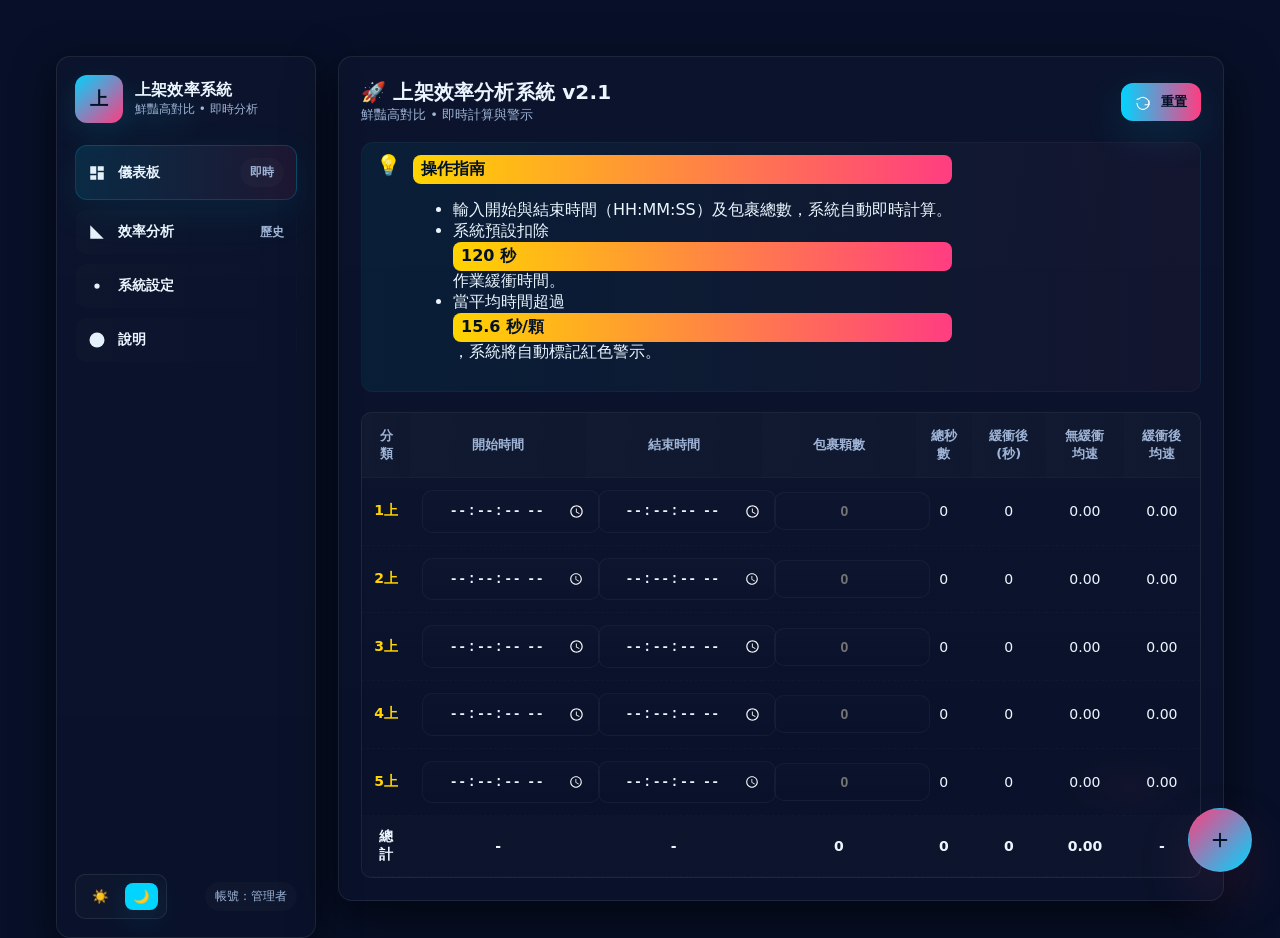
<file: spxtw123.html>
<!DOCTYPE html>
<html lang="zh-TW">
<head>
  <meta charset="utf-8" />
  <meta name="viewport" content="width=device-width,initial-scale=1" />
  <title>鮮豔高對比 上架效率分析系統</title>
  <style>
    /* =========================
       鮮豔高對比主題變數
       ========================= */
    :root{
      --bg:#071028;
      --panel:#071833;
      --card:#071a2a;
      --muted:#9fb4d6;
      --accent-1:#00d4ff; /* 青藍 */
      --accent-2:#ff3d81; /* 桃紅 */
      --accent-3:#ffd400; /* 黃 */
      --accent-grad: linear-gradient(135deg,var(--accent-1),var(--accent-2));
      --glass: rgba(255,255,255,0.04);
      --glass-2: rgba(255,255,255,0.02);
      --border: rgba(255,255,255,0.08);
      --danger:#ff4d4f;
      --success:#2ee6a7;
      --radius:14px;
      --max-width:1200px;
      --text:#eaf6ff;
      --mono: "Inter", "Segoe UI", Roboto, "Noto Sans TC", system-ui, -apple-system, "Helvetica Neue", Arial;
    }

    html,body{
      height:100%;
      margin:0;
      font-family:var(--mono);
      background:
        radial-gradient(800px 400px at 10% 10%, rgba(0,212,255,0.06), transparent 8%),
        radial-gradient(700px 350px at 90% 90%, rgba(255,61,129,0.04), transparent 10%),
        var(--bg);
      color:var(--text);
      -webkit-font-smoothing:antialiased;
      -moz-osx-font-smoothing:grayscale;
      padding:28px;
      box-sizing:border-box;
    }

    /* =========================
       佈局
       ========================= */
    .app {
      max-width:var(--max-width);
      margin:0 auto;
      display:grid;
      grid-template-columns:260px 1fr;
      gap:22px;
      align-items:start;
    }

    /* 側邊欄 */
    .sidebar{
      background: linear-gradient(180deg, rgba(255,255,255,0.02), rgba(255,255,255,0.01));
      border-radius:var(--radius);
      padding:18px;
      border:1px solid var(--border);
      box-shadow: 0 12px 40px rgba(0,0,0,0.6);
      position:sticky;
      top:28px;
      height:calc(100vh - 56px);
      display:flex;
      flex-direction:column;
      gap:14px;
      overflow:auto;
    }

    .brand{
      display:flex;
      gap:12px;
      align-items:center;
    }
    .logo{
      width:48px;
      height:48px;
      border-radius:12px;
      background: linear-gradient(135deg,var(--accent-1),var(--accent-2));
      display:flex;
      align-items:center;
      justify-content:center;
      color:#021226;
      font-weight:900;
      font-size:18px;
      box-shadow: 0 10px 30px rgba(0,212,255,0.12), inset 0 -6px 18px rgba(255,61,129,0.06);
    }
    .brand h3{ margin:0; font-size:16px; letter-spacing:0.2px; color:var(--text); }
    .brand p{ margin:0; font-size:12px; color:var(--muted); }

    .menu { display:flex; flex-direction:column; gap:10px; margin-top:8px; }

    .menu-btn{
      display:flex;
      gap:12px;
      align-items:center;
      padding:12px;
      border-radius:12px;
      cursor:pointer;
      transition: all 180ms cubic-bezier(.2,.9,.2,1);
      background: linear-gradient(90deg, rgba(255,255,255,0.01), transparent);
      border:1px solid transparent;
      color:var(--text);
      font-weight:700;
      font-size:14px;
    }
    .menu-btn svg{ width:18px; height:18px; opacity:0.98; }
    .menu-btn .label{ flex:1; text-align:left; }
    .menu-btn .sub{ font-size:12px; color:var(--muted); }

    .menu-btn:hover{
      transform: translateY(-4px);
      box-shadow: 0 18px 40px rgba(0,0,0,0.6);
      border-color: rgba(0,212,255,0.12);
    }
    .menu-btn.active{
      background: linear-gradient(90deg, rgba(0,212,255,0.12), rgba(255,61,129,0.08));
      border:1px solid rgba(0,212,255,0.18);
      box-shadow: 0 12px 40px rgba(0,212,255,0.08);
    }

    .badge{
      background: linear-gradient(90deg,#ffd400,#ff3d81);
      color:#021226;
      font-size:12px;
      padding:6px 10px;
      border-radius:999px;
      font-weight:800;
    }

    .utilities{ margin-top:auto; display:flex; gap:10px; align-items:center; justify-content:space-between; }

    .toggle{ display:flex; gap:8px; align-items:center; background:var(--glass-2); padding:8px; border-radius:10px; border:1px solid var(--border); }
    .toggle button{ background:transparent; border:0; color:var(--muted); cursor:pointer; padding:6px 8px; border-radius:8px; font-weight:700; }
    .toggle button.active{ background:var(--accent-1); color:#021226; box-shadow: 0 8px 30px rgba(0,212,255,0.12); }

    /* 主內容 */
    .main{
      background: linear-gradient(180deg, rgba(255,255,255,0.02), rgba(255,255,255,0.01));
      border-radius:var(--radius);
      padding:22px;
      border:1px solid var(--border);
      box-shadow: 0 18px 50px rgba(0,0,0,0.6);
      min-height:70vh;
    }

    .topbar{ display:flex; align-items:center; justify-content:space-between; gap:12px; margin-bottom:18px; }
    .title h2{ margin:0; font-size:20px; letter-spacing:0.2px; color:var(--text); }
    .title p{ margin:0; color:var(--muted); font-size:13px; }

    .actions{ display:flex; gap:10px; align-items:center; }

    .btn{
      display:inline-flex;
      gap:10px;
      align-items:center;
      padding:10px 14px;
      border-radius:12px;
      background: linear-gradient(90deg,var(--accent-1),var(--accent-2));
      color:#021226;
      font-weight:900;
      border:0;
      cursor:pointer;
      box-shadow: 0 14px 40px rgba(0,212,255,0.12);
      transition: transform 140ms ease, box-shadow 140ms ease;
    }
    .btn:active{ transform: translateY(1px) scale(0.998); }

    /* 浮動按鈕 */
    .fab{
      position:fixed;
      right:28px;
      bottom:28px;
      width:64px;
      height:64px;
      border-radius:999px;
      display:flex;
      align-items:center;
      justify-content:center;
      background: linear-gradient(135deg,var(--accent-2),var(--accent-1));
      color:#021226;
      box-shadow: 0 22px 60px rgba(255,61,129,0.14);
      cursor:pointer;
      z-index:60;
      border:1px solid rgba(255,255,255,0.06);
      transition: transform 140ms ease;
    }
    .fab:active{ transform: scale(0.98); }

    /* 表格 */
    table{ width:100%; border-collapse:separate; border-spacing:0; margin-top:8px; border-radius:10px; overflow:hidden; background:linear-gradient(180deg, rgba(255,255,255,0.01), transparent); border:1px solid var(--border); }
    thead th{ background: linear-gradient(90deg, rgba(255,255,255,0.02), rgba(255,255,255,0.01)); color:var(--muted); font-weight:900; padding:14px; font-size:13px; text-align:center; border-bottom:1px solid rgba(255,255,255,0.03); }
    tbody td{ padding:12px; text-align:center; border-bottom:1px dashed rgba(255,255,255,0.02); font-size:14px; color:var(--text); }

    input[type="time"], input[type="number"]{
      width:100%;
      padding:10px 12px;
      border-radius:10px;
      border:1px solid rgba(255,255,255,0.04);
      background: linear-gradient(180deg, rgba(255,255,255,0.01), rgba(255,255,255,0.005));
      color:var(--text);
      text-align:center;
      font-weight:700;
      font-size:14px;
      transition: box-shadow 140ms, border-color 140ms;
    }
    input[type="time"]::-webkit-calendar-picker-indicator { filter: invert(1) hue-rotate(180deg) saturate(1.6); opacity:0.95; }
    input[type="time"]:focus, input[type="number"]:focus{ outline:none; box-shadow: 0 10px 30px rgba(0,212,255,0.12); border-color: rgba(0,212,255,0.22); }

    .note-box{
      background: linear-gradient(90deg, rgba(0,212,255,0.06), rgba(255,61,129,0.04));
      padding:12px 14px;
      border-radius:12px;
      color:var(--text);
      border:1px solid rgba(255,255,255,0.03);
      display:flex;
      gap:12px;
      align-items:flex-start;
      margin-bottom:12px;
    }
    .note-box strong{ display:block; font-weight:900; color:#021226; background: linear-gradient(90deg,#ffd400,#ff3d81); padding:4px 8px; border-radius:8px; color:#021226; }

    .total-row{ background: linear-gradient(90deg, rgba(255,255,255,0.01), rgba(255,255,255,0.01)); font-weight:900; color:var(--text); }

    .bg-red{
      background: linear-gradient(90deg, rgba(255,77,79,0.14), rgba(255,77,79,0.06));
      color:var(--danger);
      font-weight:900;
      border-radius:8px;
      padding:6px 8px;
      display:inline-block;
    }

    /* 漣漪 */
    .ripple{ position:absolute; border-radius:50%; transform:scale(0); animation:ripple 600ms linear; background: rgba(255,255,255,0.12); pointer-events:none; }
    @keyframes ripple{ to{ transform:scale(6); opacity:0; } }

    /* 響應式 */
    @media (max-width:980px){
      .app{ grid-template-columns:1fr; padding-bottom:120px; }
      .sidebar{ position:relative; height:auto; order:2; }
      .fab{ right:18px; bottom:18px; }
    }

    /* 小工具 */
    .muted{ color:var(--muted); font-size:13px; }
    .pill{ padding:6px 10px; border-radius:999px; background:rgba(255,255,255,0.02); font-size:12px; color:var(--muted); }
  </style>
</head>
<body>
  <div class="app" id="appRoot">
    <!-- SIDEBAR -->
    <aside class="sidebar" aria-label="側邊選單">
      <div class="brand">
        <div class="logo">上</div>
        <div>
          <h3>上架效率系統</h3>
          <p class="muted">鮮豔高對比 • 即時分析</p>
        </div>
      </div>

      <div class="menu" role="menu" aria-label="主選單">
        <div class="menu-btn active" data-key="dashboard" tabindex="0">
          <svg viewBox="0 0 24 24" fill="currentColor" aria-hidden="true"><path d="M3 13h8V3H3v10zM3 21h8v-6H3v6zM13 21h8V11h-8v10zM13 3v6h8V3h-8z"/></svg>
          <div class="label">儀表板</div>
          <div class="sub pill">即時</div>
        </div>

        <div class="menu-btn" data-key="analysis" tabindex="0">
          <svg viewBox="0 0 24 24" fill="currentColor" aria-hidden="true"><path d="M3 3v18h18" stroke="currentColor" stroke-width="0"/></svg>
          <div class="label">效率分析</div>
          <div class="sub muted">歷史</div>
        </div>

        <div class="menu-btn" data-key="settings" tabindex="0">
          <svg viewBox="0 0 24 24" fill="currentColor" aria-hidden="true"><path d="M12 15.5A3.5 3.5 0 1 0 12 8.5a3.5 3.5 0 0 0 0 7z"/></svg>
          <div class="label">系統設定</div>
        </div>

        <div class="menu-btn" data-key="help" tabindex="0">
          <svg viewBox="0 0 24 24" fill="currentColor" aria-hidden="true"><path d="M12 2a10 10 0 1 0 0 20 10 10 0 0 0 0-20z"/></svg>
          <div class="label">說明</div>
        </div>
      </div>

      <div class="utilities">
        <div class="toggle" role="toolbar" aria-label="主題切換">
          <button id="themeLight" title="淺色主題">☀️</button>
          <button id="themeDark" class="active" title="深色主題">🌙</button>
        </div>
        <div class="pill muted">帳號：管理者</div>
      </div>
    </aside>

    <!-- MAIN -->
    <main class="main" id="mainCard">
      <div class="topbar">
        <div class="title">
          <h2>🚀 上架效率分析系統 v2.1</h2>
          <p class="muted">鮮豔高對比 • 即時計算與警示</p>
        </div>

        <div class="actions">
          <button class="btn" id="resetBtn" title="重置表單">
            <svg width="16" height="16" viewBox="0 0 24 24" fill="none"><path d="M21 10v6h-6" stroke="white" stroke-width="1.6" stroke-linecap="round" stroke-linejoin="round"/><path d="M3 14a9 9 0 1 0 3-6.7L3 8" stroke="white" stroke-width="1.6" stroke-linecap="round" stroke-linejoin="round"/></svg>
            重置
          </button>
        </div>
      </div>

      <div class="note-box" role="note">
        <div style="font-size:20px;line-height:1;">💡</div>
        <div>
          <strong>操作指南</strong>
          <ul>
            <li>輸入開始與結束時間（HH:MM:SS）及包裹總數，系統自動即時計算。</li>
            <li>系統預設扣除 <strong>120 秒</strong>作業緩衝時間。</li>
            <li>當平均時間超過 <strong>15.6 秒/顆</strong>，系統將自動標記紅色警示。</li>
          </ul>
        </div>
      </div>

      <div style="overflow:auto;">
        <table aria-describedby="tableDesc">
          <thead>
            <tr>
              <th>分類</th><th>開始時間</th><th>結束時間</th><th>包裹顆數</th><th>總秒數</th><th>緩衝後(秒)</th><th>無緩衝均速</th><th>緩衝後均速</th>
            </tr>
          </thead>
          <tbody id="data-body">
            <!-- JS 產生列 -->
          </tbody>
        </table>
      </div>
    </main>
  </div>

  <!-- FAB -->
  <button class="fab" id="fab" aria-label="新增紀錄" title="新增紀錄">
    <svg width="22" height="22" viewBox="0 0 24 24" fill="none"><path d="M12 5v14M5 12h14" stroke="#021226" stroke-width="2" stroke-linecap="round" stroke-linejoin="round"/></svg>
  </button>

  <script>
    /* 初始化表格 */
    const tbody = document.getElementById('data-body');
    for(let i=1;i<=5;i++){
      const tr = document.createElement('tr');
      tr.innerHTML = `
        <td><b style="color:var(--accent-3)">${i}上</b></td>
        <td><input type="time" step="1" id="start-${i}" onchange="calculateRow(${i})" aria-label="開始時間 ${i}"></td>
        <td><input type="time" step="1" id="end-${i}" onchange="calculateRow(${i})" aria-label="結束時間 ${i}"></td>
        <td><input type="number" id="count-${i}" oninput="calculateRow(${i})" placeholder="0" min="0" aria-label="包裹顆數 ${i}"></td>
        <td id="total-sec-${i}">0</td>
        <td id="buffer-sec-${i}">0</td>
        <td id="avg-${i}">0.00</td>
        <td id="avg-buf-${i}">0.00</td>
      `;
      tbody.appendChild(tr);
    }

    const totalRow = document.createElement('tr');
    totalRow.className = 'total-row';
    totalRow.innerHTML = `<td>總計</td><td>-</td><td>-</td><td id="grand-count">0</td><td id="grand-total-sec">0</td><td id="grand-buffer-sec">0</td><td id="grand-avg">0.00</td><td>-</td>`;
    tbody.appendChild(totalRow);

    /* 時間轉秒 */
    function timeToSeconds(timeStr){
      if(!timeStr) return null;
      const parts = timeStr.split(':').map(Number);
      const [h=0,m=0,s=0] = parts;
      return h*3600 + m*60 + s;
    }

    /* 計算單列 */
    function calculateRow(rowNum){
      const startVal = document.getElementById(`start-${rowNum}`).value;
      const endVal = document.getElementById(`end-${rowNum}`).value;
      const count = parseFloat(document.getElementById(`count-${rowNum}`).value) || 0;

      const start = timeToSeconds(startVal);
      const end = timeToSeconds(endVal);

      if(start !== null && end !== null){
        let total = (end < start) ? (end + 86400 - start) : (end - start);
        let buffer = Math.max(0, total - 120);

        document.getElementById(`total-sec-${rowNum}`).innerText = total;
        document.getElementById(`buffer-sec-${rowNum}`).innerText = buffer;

        if(count > 0){
          const avg = total / count;
          const avgBuf = buffer / count;
          const avgEl = document.getElementById(`avg-${rowNum}`);
          const avgBufEl = document.getElementById(`avg-buf-${rowNum}`);

          avgEl.innerText = avg.toFixed(2);
          avgBufEl.innerText = avgBuf.toFixed(2);

          avg > 15.6 ? avgEl.classList.add('bg-red') : avgEl.classList.remove('bg-red');
          avgBuf > 15.6 ? avgBufEl.classList.add('bg-red') : avgBufEl.classList.remove('bg-red');
        }
      }
      calculateGrandTotal();
    }

    /* 計算總計 */
    function calculateGrandTotal(){
      let gCount = 0, gTotal = 0, gBuf = 0;
      for(let i=1;i<=5;i++){
        gCount += parseFloat(document.getElementById(`count-${i}`).value) || 0;
        gTotal += parseInt(document.getElementById(`total-sec-${i}`).innerText) || 0;
        gBuf += parseInt(document.getElementById(`buffer-sec-${i}`).innerText) || 0;
      }
      document.getElementById('grand-count').innerText = gCount;
      document.getElementById('grand-total-sec').innerText = gTotal;
      document.getElementById('grand-buffer-sec').innerText = gBuf;

      const gAvg = gCount > 0 ? (gTotal / gCount) : 0;
      const gAvgEl = document.getElementById('grand-avg');
      gAvgEl.innerText = gAvg.toFixed(2);
      gAvg > 15.6 ? gAvgEl.classList.add('bg-red') : gAvgEl.classList.remove('bg-red');
    }

    /* Reset */
    document.getElementById('resetBtn').addEventListener('click', ()=>{
      for(let i=1;i<=5;i++){
        document.getElementById(`start-${i}`).value = '';
        document.getElementById(`end-${i}`).value = '';
        document.getElementById(`count-${i}`).value = '';
        document.getElementById(`total-sec-${i}`).innerText = '0';
        document.getElementById(`buffer-sec-${i}`).innerText = '0';
        document.getElementById(`avg-${i}`).innerText = '0.00';
        document.getElementById(`avg-buf-${i}`).innerText = '0.00';
        document.getElementById(`avg-${i}`).classList.remove('bg-red');
        document.getElementById(`avg-buf-${i}`).classList.remove('bg-red');
      }
      calculateGrandTotal();
    });

    /* FAB 新增示範 */
    document.getElementById('fab').addEventListener('click', (e)=>{
      createRipple(e.currentTarget, e);
      for(let i=1;i<=5;i++){
        const cnt = document.getElementById(`count-${i}`).value;
        if(!cnt){
          const now = new Date();
          const start = new Date(now.getTime() - (Math.floor(Math.random()*1800)+300)*1000);
          const fmt = d => d.toTimeString().split(' ')[0];
          document.getElementById(`start-${i}`).value = fmt(start);
          document.getElementById(`end-${i}`).value = fmt(now);
          document.getElementById(`count-${i}`).value = Math.floor(Math.random()*30)+1;
          calculateRow(i);
          break;
        }
      }
    });

    /* 側邊選單互動與漣漪 */
    document.querySelectorAll('.menu-btn').forEach(btn=>{
      btn.addEventListener('click', (e)=>{
        createRipple(btn, e);
        document.querySelectorAll('.menu-btn').forEach(b=>b.classList.remove('active'));
        btn.classList.add('active');
        const key = btn.getAttribute('data-key');
        const title = document.querySelector('.title h2');
        title.innerText = (key === 'dashboard') ? '🚀 上架效率分析系統 v2.1' : `🔎 ${btn.querySelector('.label').innerText} • 功能示範`;
      });
      btn.addEventListener('keydown', (ev)=>{
        if(ev.key === 'Enter' || ev.key === ' '){
          ev.preventDefault();
          btn.click();
        }
      });
    });

    /* 主題切換（簡單示範） */
    const root = document.documentElement;
    const themeLight = document.getElementById('themeLight');
    const themeDark = document.getElementById('themeDark');
    function setTheme(theme){
      if(theme === 'light'){
        root.style.setProperty('--bg','#f6fbff');
        root.style.setProperty('--text','#021226');
        root.style.setProperty('--muted','#4b5563');
        themeLight.classList.add('active');
        themeDark.classList.remove('active');
      } else {
        root.style.removeProperty('--bg');
        root.style.removeProperty('--text');
        root.style.removeProperty('--muted');
        themeDark.classList.add('active');
        themeLight.classList.remove('active');
      }
    }
    themeLight.addEventListener('click', ()=> setTheme('light'));
    themeDark.addEventListener('click', ()=> setTheme('dark'));

    /* 漣漪效果 */
    function createRipple(el, event){
      const rect = el.getBoundingClientRect();
      const ripple = document.createElement('span');
      ripple.className = 'ripple';
      const size = Math.max(rect.width, rect.height) * 1.2;
      ripple.style.width = ripple.style.height = size + 'px';
      const x = (event.clientX || (rect.left + rect.width/2)) - rect.left - size/2;
      const y = (event.clientY || (rect.top + rect.height/2)) - rect.top - size/2;
      ripple.style.left = x + 'px';
      ripple.style.top = y + 'px';
      el.appendChild(ripple);
      setTimeout(()=> ripple.remove(), 650);
    }

    /* 初始計算 */
    calculateGrandTotal();

    /* 快捷鍵 */
    window.addEventListener('keydown', (e)=>{
      if((e.ctrlKey || e.metaKey) && e.key.toLowerCase() === 'n'){
        document.getElementById('fab').click();
      }
      if((e.ctrlKey || e.metaKey) && e.key.toLowerCase() === 'r'){
        document.getElementById('resetBtn').click();
      }
    });

    /* 無障礙 focus 樣式 */
    document.querySelectorAll('input').forEach(inp=>{
      inp.addEventListener('focus', ()=> inp.style.boxShadow = '0 12px 40px rgba(0,212,255,0.12)');
      inp.addEventListener('blur', ()=> inp.style.boxShadow = 'none');
    });
  </script>
</body>
</html>
</file>
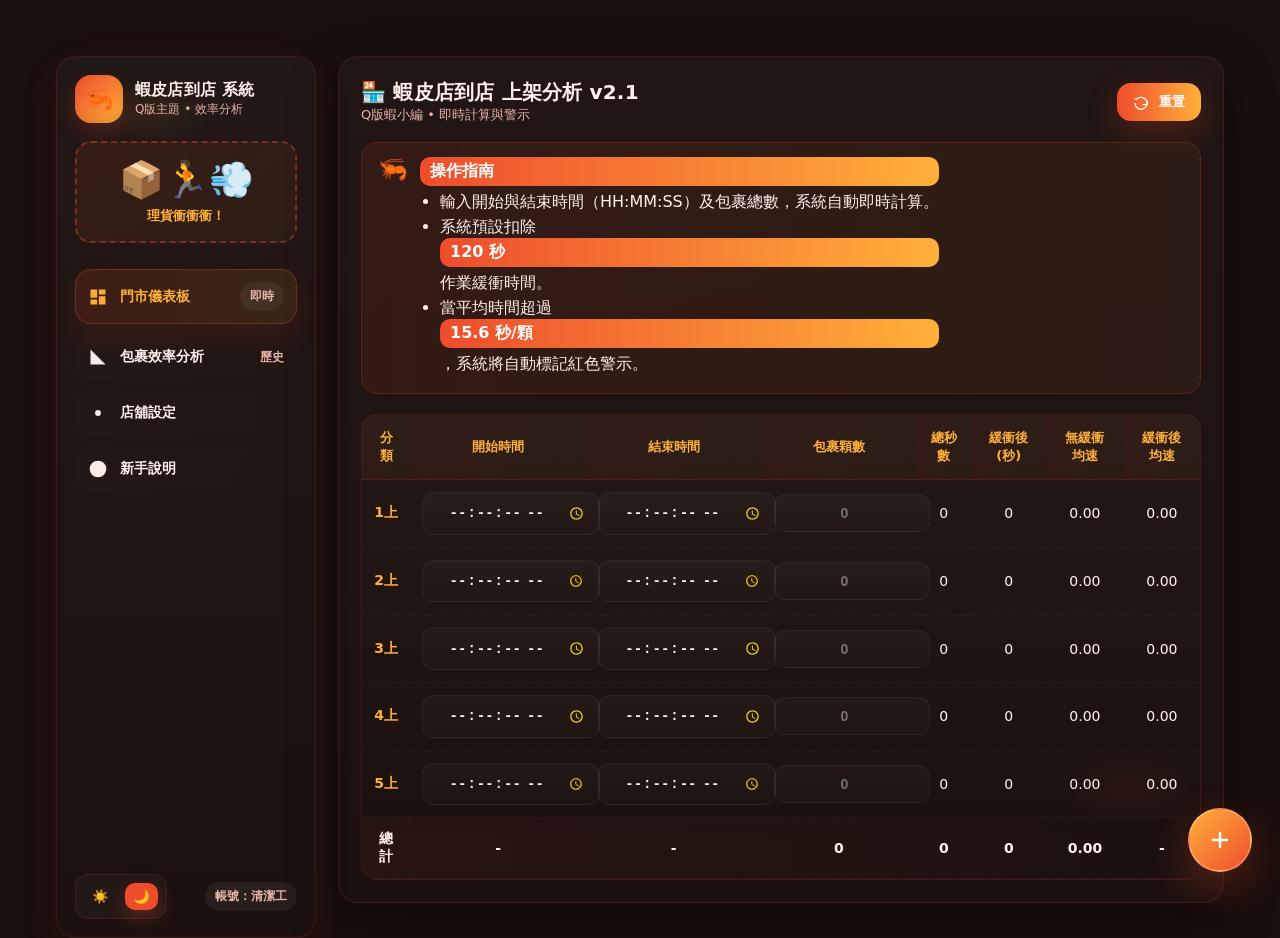
<file: 測試.html>
<!DOCTYPE html>
<html lang="zh-TW">
<head>
  <meta charset="utf-8" />
  <meta name="viewport" content="width=device-width,initial-scale=1" />
  <title>蝦皮店到店 上架效率分析系統</title>
  <style>
    /* =========================
       蝦皮 Q 版主題變數 (溫暖、橘紅、圓潤)
       ========================= */
    :root{
      --bg:#1a0f0d; /* 深色暖棕背景 */
      --panel:#2c1511;
      --card:#3a1c15;
      --muted:#e8b4a9;
      --accent-1:#ee4d2d; /* 蝦皮品牌橘紅 */
      --accent-2:#ff7337; /* 亮橘 */
      --accent-3:#ffb03a; /* 暖黃 */
      --accent-grad: linear-gradient(135deg,var(--accent-2),var(--accent-3));
      --glass: rgba(255,255,255,0.06);
      --glass-2: rgba(255,255,255,0.03);
      --border: rgba(238,77,45,0.15); /* 帶橘色的邊界 */
      --danger:#ff4d4f;
      --success:#2ee6a7;
      --radius:20px; /* Q 版風格，更大的圓角 */
      --max-width:1200px;
      --text:#fff0ec;
      --mono: "Inter", "Segoe UI", Roboto, "Noto Sans TC", system-ui, -apple-system, "Helvetica Neue", Arial;
    }

    html,body{
      height:100%;
      margin:0;
      font-family:var(--mono);
      /* 加入溫暖的漸層背景，營造店到店的活潑感 */
      background:
        radial-gradient(800px 400px at 10% 10%, rgba(255,176,58,0.08), transparent 8%),
        radial-gradient(700px 350px at 90% 90%, rgba(238,77,45,0.06), transparent 10%),
        var(--bg);
      color:var(--text);
      -webkit-font-smoothing:antialiased;
      -moz-osx-font-smoothing:grayscale;
      padding:28px;
      box-sizing:border-box;
    }

    /* =========================
       佈局
       ========================= */
    .app {
      max-width:var(--max-width);
      margin:0 auto;
      display:grid;
      grid-template-columns:260px 1fr;
      gap:22px;
      align-items:start;
    }

    /* 側邊欄 */
    .sidebar{
      background: linear-gradient(180deg, rgba(255,255,255,0.04), rgba(255,255,255,0.01));
      border-radius:var(--radius);
      padding:18px;
      border:1px solid var(--border);
      box-shadow: 0 12px 40px rgba(238,77,45,0.08);
      position:sticky;
      top:28px;
      height:calc(100vh - 56px);
      display:flex;
      flex-direction:column;
      gap:14px;
      overflow:auto;
    }

    .brand{
      display:flex;
      gap:12px;
      align-items:center;
    }
    .logo{
      width:48px;
      height:48px;
      border-radius:16px;
      background: linear-gradient(135deg,var(--accent-1),var(--accent-3));
      display:flex;
      align-items:center;
      justify-content:center;
      color:#fff;
      font-weight:900;
      font-size:24px;
      box-shadow: 0 10px 20px rgba(238,77,45,0.2), inset 0 -4px 10px rgba(0,0,0,0.1);
    }
    .brand h3{ margin:0; font-size:16px; letter-spacing:0.2px; color:var(--text); }
    .brand p{ margin:0; font-size:12px; color:var(--muted); }

    /* Q版小編吉祥物區塊 */
    .mascot-box {
      margin: 4px 0;
      background: linear-gradient(135deg, rgba(238,77,45,0.1), rgba(255,176,58,0.05));
      border: 2px dashed rgba(238,77,45,0.4);
      border-radius: 16px;
      padding: 16px;
      text-align: center;
      display: flex;
      flex-direction: column;
      align-items: center;
      gap: 6px;
    }
    .mascot-box .mascot {
      font-size: 36px;
      animation: floatMascot 3s ease-in-out infinite;
    }
    .mascot-box .mascot-text {
      font-size: 13px;
      font-weight: 900;
      color: var(--accent-3);
    }
    @keyframes floatMascot {
      0%, 100% { transform: translateY(0) rotate(-5deg); }
      50% { transform: translateY(-8px) rotate(5deg); }
    }

    .menu { display:flex; flex-direction:column; gap:10px; margin-top:8px; }

    .menu-btn{
      display:flex;
      gap:12px;
      align-items:center;
      padding:12px;
      border-radius:16px; /* Q版圓角 */
      cursor:pointer;
      transition: all 200ms cubic-bezier(.34, 1.56, .64, 1); /* 加入果凍彈跳感 */
      background: linear-gradient(90deg, rgba(255,255,255,0.01), transparent);
      border:1px solid transparent;
      color:var(--text);
      font-weight:700;
      font-size:14px;
    }
    .menu-btn svg{ width:20px; height:20px; opacity:0.98; }
    .menu-btn .label{ flex:1; text-align:left; }
    .menu-btn .sub{ font-size:12px; color:var(--muted); }

    .menu-btn:hover{
      transform: translateY(-4px) scale(1.02);
      box-shadow: 0 12px 30px rgba(238,77,45,0.15);
      border-color: rgba(238,77,45,0.2);
    }
    .menu-btn.active{
      background: linear-gradient(90deg, rgba(238,77,45,0.15), rgba(255,176,58,0.1));
      border:1px solid rgba(238,77,45,0.3);
      box-shadow: 0 12px 30px rgba(238,77,45,0.12);
      color: var(--accent-3);
    }

    .badge{
      background: linear-gradient(90deg,#ffb03a,#ee4d2d);
      color:#fff;
      font-size:12px;
      padding:6px 10px;
      border-radius:999px;
      font-weight:800;
    }

    .utilities{ margin-top:auto; display:flex; gap:10px; align-items:center; justify-content:space-between; }

    .toggle{ display:flex; gap:8px; align-items:center; background:var(--glass-2); padding:8px; border-radius:14px; border:1px solid var(--border); }
    .toggle button{ background:transparent; border:0; color:var(--muted); cursor:pointer; padding:6px 8px; border-radius:10px; font-weight:700; transition: 0.2s; }
    .toggle button.active{ background:var(--accent-1); color:#fff; box-shadow: 0 8px 20px rgba(238,77,45,0.3); }

    /* 主內容 */
    .main{
      background: linear-gradient(180deg, rgba(255,255,255,0.03), rgba(255,255,255,0.01));
      border-radius:var(--radius);
      padding:22px;
      border:1px solid var(--border);
      box-shadow: 0 18px 50px rgba(0,0,0,0.4);
      min-height:70vh;
    }

    .topbar{ display:flex; align-items:center; justify-content:space-between; gap:12px; margin-bottom:18px; }
    .title h2{ margin:0; font-size:20px; letter-spacing:0.2px; color:var(--text); }
    .title p{ margin:0; color:var(--muted); font-size:13px; }

    .actions{ display:flex; gap:10px; align-items:center; }

    .btn{
      display:inline-flex;
      gap:10px;
      align-items:center;
      padding:10px 16px;
      border-radius:14px;
      background: linear-gradient(90deg,var(--accent-1),var(--accent-3));
      color:#fff;
      font-weight:900;
      border:0;
      cursor:pointer;
      box-shadow: 0 10px 30px rgba(238,77,45,0.25);
      transition: transform 140ms ease, box-shadow 140ms ease;
    }
    .btn:active{ transform: translateY(2px) scale(0.98); }

    /* 浮動按鈕 */
    .fab{
      position:fixed;
      right:28px;
      bottom:28px;
      width:64px;
      height:64px;
      border-radius:999px;
      display:flex;
      align-items:center;
      justify-content:center;
      background: linear-gradient(135deg,var(--accent-3),var(--accent-1));
      color:#fff;
      box-shadow: 0 15px 40px rgba(238,77,45,0.3);
      cursor:pointer;
      z-index:60;
      border:2px solid rgba(255,255,255,0.2);
      transition: transform 200ms cubic-bezier(.34, 1.56, .64, 1);
    }
    .fab:hover{ transform: scale(1.1) rotate(5deg); }
    .fab:active{ transform: scale(0.95); }

    /* 表格 */
    table{ width:100%; border-collapse:separate; border-spacing:0; margin-top:8px; border-radius:16px; overflow:hidden; background:linear-gradient(180deg, rgba(255,255,255,0.02), transparent); border:1px solid var(--border); }
    thead th{ background: linear-gradient(90deg, rgba(238,77,45,0.08), rgba(255,176,58,0.04)); color:var(--accent-3); font-weight:900; padding:14px; font-size:13px; text-align:center; border-bottom:1px solid rgba(238,77,45,0.15); }
    tbody td{ padding:12px; text-align:center; border-bottom:1px dashed rgba(255,255,255,0.05); font-size:14px; color:var(--text); }

    input[type="time"], input[type="number"]{
      width:100%;
      padding:10px 12px;
      border-radius:12px;
      border:1px solid rgba(255,255,255,0.06);
      background: linear-gradient(180deg, rgba(255,255,255,0.03), rgba(255,255,255,0.01));
      color:var(--text);
      text-align:center;
      font-weight:700;
      font-size:14px;
      transition: box-shadow 140ms, border-color 140ms;
    }
    input[type="time"]::-webkit-calendar-picker-indicator { filter: invert(0.8) sepia(1) saturate(5) hue-rotate(340deg); opacity:0.95; }
    input[type="time"]:focus, input[type="number"]:focus{ outline:none; box-shadow: 0 8px 20px rgba(238,77,45,0.2); border-color: rgba(238,77,45,0.4); }

    .note-box{
      background: linear-gradient(90deg, rgba(238,77,45,0.1), rgba(255,176,58,0.05));
      padding:14px 16px;
      border-radius:16px;
      color:var(--text);
      border:1px solid rgba(238,77,45,0.2);
      display:flex;
      gap:12px;
      align-items:flex-start;
      margin-bottom:12px;
    }
    .note-box strong{ display:block; font-weight:900; color:#fff; background: linear-gradient(90deg,#ee4d2d,#ffb03a); padding:4px 10px; border-radius:10px; margin-bottom: 6px; }
    .note-box ul { margin: 0; padding-left: 20px; }
    .note-box li { margin-bottom: 4px; }

    .total-row{ background: linear-gradient(90deg, rgba(238,77,45,0.05), transparent); font-weight:900; color:var(--text); }

    .bg-red{
      background: linear-gradient(90deg, rgba(255,77,79,0.2), rgba(255,77,79,0.1));
      color:#ff7875;
      font-weight:900;
      border-radius:10px;
      padding:6px 8px;
      display:inline-block;
      border: 1px solid rgba(255,77,79,0.3);
    }

    /* 漣漪 */
    .ripple{ position:absolute; border-radius:50%; transform:scale(0); animation:ripple 600ms linear; background: rgba(255,255,255,0.2); pointer-events:none; }
    @keyframes ripple{ to{ transform:scale(6); opacity:0; } }

    /* 響應式 */
    @media (max-width:980px){
      .app{ grid-template-columns:1fr; padding-bottom:120px; }
      .sidebar{ position:relative; height:auto; order:2; }
      .fab{ right:18px; bottom:18px; }
    }

    /* 小工具 */
    .muted{ color:var(--muted); font-size:13px; }
    .pill{ padding:6px 10px; border-radius:999px; background:rgba(255,255,255,0.05); font-size:12px; color:var(--muted); font-weight:bold; }
  </style>
</head>
<body>
  <div class="app" id="appRoot">
    <aside class="sidebar" aria-label="側邊選單">
      <div class="brand">
        <div class="logo">🦐</div>
        <div>
          <h3>蝦皮店到店 系統</h3>
          <p class="muted">Q版主題 • 效率分析</p>
        </div>
      </div>

      <div class="mascot-box">
        <div class="mascot">📦🏃💨</div>
        <div class="mascot-text">理貨衝衝衝！</div>
      </div>

      <div class="menu" role="menu" aria-label="主選單">
        <div class="menu-btn active" data-key="dashboard" tabindex="0">
          <svg viewBox="0 0 24 24" fill="currentColor" aria-hidden="true"><path d="M3 13h8V3H3v10zM3 21h8v-6H3v6zM13 21h8V11h-8v10zM13 3v6h8V3h-8z"/></svg>
          <div class="label">門市儀表板</div>
          <div class="sub pill">即時</div>
        </div>

        <div class="menu-btn" data-key="analysis" tabindex="0">
          <svg viewBox="0 0 24 24" fill="currentColor" aria-hidden="true"><path d="M3 3v18h18" stroke="currentColor" stroke-width="0"/></svg>
          <div class="label">包裹效率分析</div>
          <div class="sub muted">歷史</div>
        </div>

        <div class="menu-btn" data-key="settings" tabindex="0">
          <svg viewBox="0 0 24 24" fill="currentColor" aria-hidden="true"><path d="M12 15.5A3.5 3.5 0 1 0 12 8.5a3.5 3.5 0 0 0 0 7z"/></svg>
          <div class="label">店舖設定</div>
        </div>

        <div class="menu-btn" data-key="help" tabindex="0">
          <svg viewBox="0 0 24 24" fill="currentColor" aria-hidden="true"><path d="M12 2a10 10 0 1 0 0 20 10 10 0 0 0 0-20z"/></svg>
          <div class="label">新手說明</div>
        </div>
      </div>

      <div class="utilities">
        <div class="toggle" role="toolbar" aria-label="主題切換">
          <button id="themeLight" title="淺色主題">☀️</button>
          <button id="themeDark" class="active" title="深色主題">🌙</button>
        </div>
        <div class="pill muted">帳號：清潔工</div>
      </div>
    </aside>

    <main class="main" id="mainCard">
      <div class="topbar">
        <div class="title">
          <h2>🏪 蝦皮店到店 上架分析 v2.1</h2>
          <p class="muted">Q版蝦小編 • 即時計算與警示</p>
        </div>

        <div class="actions">
          <button class="btn" id="resetBtn" title="重置表單">
            <svg width="16" height="16" viewBox="0 0 24 24" fill="none"><path d="M21 10v6h-6" stroke="white" stroke-width="2" stroke-linecap="round" stroke-linejoin="round"/><path d="M3 14a9 9 0 1 0 3-6.7L3 8" stroke="white" stroke-width="2" stroke-linecap="round" stroke-linejoin="round"/></svg>
            重置
          </button>
        </div>
      </div>

      <div class="note-box" role="note">
        <div style="font-size:24px;line-height:1;">🦐</div>
        <div>
          <strong>操作指南</strong>
          <ul>
            <li>輸入開始與結束時間（HH:MM:SS）及包裹總數，系統自動即時計算。</li>
            <li>系統預設扣除 <strong>120 秒</strong>作業緩衝時間。</li>
            <li>當平均時間超過 <strong>15.6 秒/顆</strong>，系統將自動標記紅色警示。</li>
          </ul>
        </div>
      </div>

      <div style="overflow:auto;">
        <table aria-describedby="tableDesc">
          <thead>
            <tr>
              <th>分類</th><th>開始時間</th><th>結束時間</th><th>包裹顆數</th><th>總秒數</th><th>緩衝後(秒)</th><th>無緩衝均速</th><th>緩衝後均速</th>
            </tr>
          </thead>
          <tbody id="data-body">
            </tbody>
        </table>
      </div>
    </main>
  </div>

  <button class="fab" id="fab" aria-label="新增紀錄" title="新增紀錄">
    <svg width="24" height="24" viewBox="0 0 24 24" fill="none"><path d="M12 5v14M5 12h14" stroke="#fff" stroke-width="2.5" stroke-linecap="round" stroke-linejoin="round"/></svg>
  </button>

  <script>
    /* 初始化表格 */
    const tbody = document.getElementById('data-body');
    for(let i=1;i<=5;i++){
      const tr = document.createElement('tr');
      tr.innerHTML = `
        <td><b style="color:var(--accent-3)">${i}上</b></td>
        <td><input type="time" step="1" id="start-${i}" onchange="calculateRow(${i})" aria-label="開始時間 ${i}"></td>
        <td><input type="time" step="1" id="end-${i}" onchange="calculateRow(${i})" aria-label="結束時間 ${i}"></td>
        <td><input type="number" id="count-${i}" oninput="calculateRow(${i})" placeholder="0" min="0" aria-label="包裹顆數 ${i}"></td>
        <td id="total-sec-${i}">0</td>
        <td id="buffer-sec-${i}">0</td>
        <td id="avg-${i}">0.00</td>
        <td id="avg-buf-${i}">0.00</td>
      `;
      tbody.appendChild(tr);
    }

    const totalRow = document.createElement('tr');
    totalRow.className = 'total-row';
    totalRow.innerHTML = `<td>總計</td><td>-</td><td>-</td><td id="grand-count">0</td><td id="grand-total-sec">0</td><td id="grand-buffer-sec">0</td><td id="grand-avg">0.00</td><td>-</td>`;
    tbody.appendChild(totalRow);

    /* 時間轉秒 */
    function timeToSeconds(timeStr){
      if(!timeStr) return null;
      const parts = timeStr.split(':').map(Number);
      const [h=0,m=0,s=0] = parts;
      return h*3600 + m*60 + s;
    }

    /* 計算單列 */
    function calculateRow(rowNum){
      const startVal = document.getElementById(`start-${rowNum}`).value;
      const endVal = document.getElementById(`end-${rowNum}`).value;
      const count = parseFloat(document.getElementById(`count-${rowNum}`).value) || 0;

      const start = timeToSeconds(startVal);
      const end = timeToSeconds(endVal);

      if(start !== null && end !== null){
        let total = (end < start) ? (end + 86400 - start) : (end - start);
        let buffer = Math.max(0, total - 120);

        document.getElementById(`total-sec-${rowNum}`).innerText = total;
        document.getElementById(`buffer-sec-${rowNum}`).innerText = buffer;

        if(count > 0){
          const avg = total / count;
          const avgBuf = buffer / count;
          const avgEl = document.getElementById(`avg-${rowNum}`);
          const avgBufEl = document.getElementById(`avg-buf-${rowNum}`);

          avgEl.innerText = avg.toFixed(2);
          avgBufEl.innerText = avgBuf.toFixed(2);

          avg > 15.6 ? avgEl.classList.add('bg-red') : avgEl.classList.remove('bg-red');
          avgBuf > 15.6 ? avgBufEl.classList.add('bg-red') : avgBufEl.classList.remove('bg-red');
        }
      }
      calculateGrandTotal();
    }

    /* 計算總計 */
    function calculateGrandTotal(){
      let gCount = 0, gTotal = 0, gBuf = 0;
      for(let i=1;i<=5;i++){
        gCount += parseFloat(document.getElementById(`count-${i}`).value) || 0;
        gTotal += parseInt(document.getElementById(`total-sec-${i}`).innerText) || 0;
        gBuf += parseInt(document.getElementById(`buffer-sec-${i}`).innerText) || 0;
      }
      document.getElementById('grand-count').innerText = gCount;
      document.getElementById('grand-total-sec').innerText = gTotal;
      document.getElementById('grand-buffer-sec').innerText = gBuf;

      const gAvg = gCount > 0 ? (gTotal / gCount) : 0;
      const gAvgEl = document.getElementById('grand-avg');
      gAvgEl.innerText = gAvg.toFixed(2);
      gAvg > 15.6 ? gAvgEl.classList.add('bg-red') : gAvgEl.classList.remove('bg-red');
    }

    /* Reset */
    document.getElementById('resetBtn').addEventListener('click', ()=>{
      for(let i=1;i<=5;i++){
        document.getElementById(`start-${i}`).value = '';
        document.getElementById(`end-${i}`).value = '';
        document.getElementById(`count-${i}`).value = '';
        document.getElementById(`total-sec-${i}`).innerText = '0';
        document.getElementById(`buffer-sec-${i}`).innerText = '0';
        document.getElementById(`avg-${i}`).innerText = '0.00';
        document.getElementById(`avg-buf-${i}`).innerText = '0.00';
        document.getElementById(`avg-${i}`).classList.remove('bg-red');
        document.getElementById(`avg-buf-${i}`).classList.remove('bg-red');
      }
      calculateGrandTotal();
    });

    /* FAB 新增示範 */
    document.getElementById('fab').addEventListener('click', (e)=>{
      createRipple(e.currentTarget, e);
      for(let i=1;i<=5;i++){
        const cnt = document.getElementById(`count-${i}`).value;
        if(!cnt){
          const now = new Date();
          const start = new Date(now.getTime() - (Math.floor(Math.random()*1800)+300)*1000);
          const fmt = d => d.toTimeString().split(' ')[0];
          document.getElementById(`start-${i}`).value = fmt(start);
          document.getElementById(`end-${i}`).value = fmt(now);
          document.getElementById(`count-${i}`).value = Math.floor(Math.random()*30)+1;
          calculateRow(i);
          break;
        }
      }
    });

    /* 側邊選單互動與漣漪 */
    document.querySelectorAll('.menu-btn').forEach(btn=>{
      btn.addEventListener('click', (e)=>{
        createRipple(btn, e);
        document.querySelectorAll('.menu-btn').forEach(b=>b.classList.remove('active'));
        btn.classList.add('active');
        const key = btn.getAttribute('data-key');
        const title = document.querySelector('.title h2');
        title.innerText = (key === 'dashboard') ? '🏪 蝦皮店到店 上架分析 v2.1' : `🔎 ${btn.querySelector('.label').innerText} • 功能示範`;
      });
      btn.addEventListener('keydown', (ev)=>{
        if(ev.key === 'Enter' || ev.key === ' '){
          ev.preventDefault();
          btn.click();
        }
      });
    });

    /* 主題切換（適配蝦皮主題的淺/深色調） */
    const root = document.documentElement;
    const themeLight = document.getElementById('themeLight');
    const themeDark = document.getElementById('themeDark');
    function setTheme(theme){
      if(theme === 'light'){
        root.style.setProperty('--bg','#fff5f0');
        root.style.setProperty('--text','#4a1f14');
        root.style.setProperty('--muted','#8a5b4f');
        themeLight.classList.add('active');
        themeDark.classList.remove('active');
      } else {
        root.style.removeProperty('--bg');
        root.style.removeProperty('--text');
        root.style.removeProperty('--muted');
        themeDark.classList.add('active');
        themeLight.classList.remove('active');
      }
    }
    themeLight.addEventListener('click', ()=> setTheme('light'));
    themeDark.addEventListener('click', ()=> setTheme('dark'));

    /* 漣漪效果 */
    function createRipple(el, event){
      const rect = el.getBoundingClientRect();
      const ripple = document.createElement('span');
      ripple.className = 'ripple';
      const size = Math.max(rect.width, rect.height) * 1.2;
      ripple.style.width = ripple.style.height = size + 'px';
      const x = (event.clientX || (rect.left + rect.width/2)) - rect.left - size/2;
      const y = (event.clientY || (rect.top + rect.height/2)) - rect.top - size/2;
      ripple.style.left = x + 'px';
      ripple.style.top = y + 'px';
      el.appendChild(ripple);
      setTimeout(()=> ripple.remove(), 650);
    }

    /* 初始計算 */
    calculateGrandTotal();

    /* 快捷鍵 */
    window.addEventListener('keydown', (e)=>{
      if((e.ctrlKey || e.metaKey) && e.key.toLowerCase() === 'n'){
        document.getElementById('fab').click();
      }
      if((e.ctrlKey || e.metaKey) && e.key.toLowerCase() === 'r'){
        document.getElementById('resetBtn').click();
      }
    });

    /* 無障礙 focus 樣式 */
    document.querySelectorAll('input').forEach(inp=>{
      inp.addEventListener('focus', ()=> inp.style.boxShadow = '0 8px 20px rgba(238,77,45,0.2)');
      inp.addEventListener('blur', ()=> inp.style.boxShadow = 'none');
    });
  </script>
</body>
</html>
</file>
